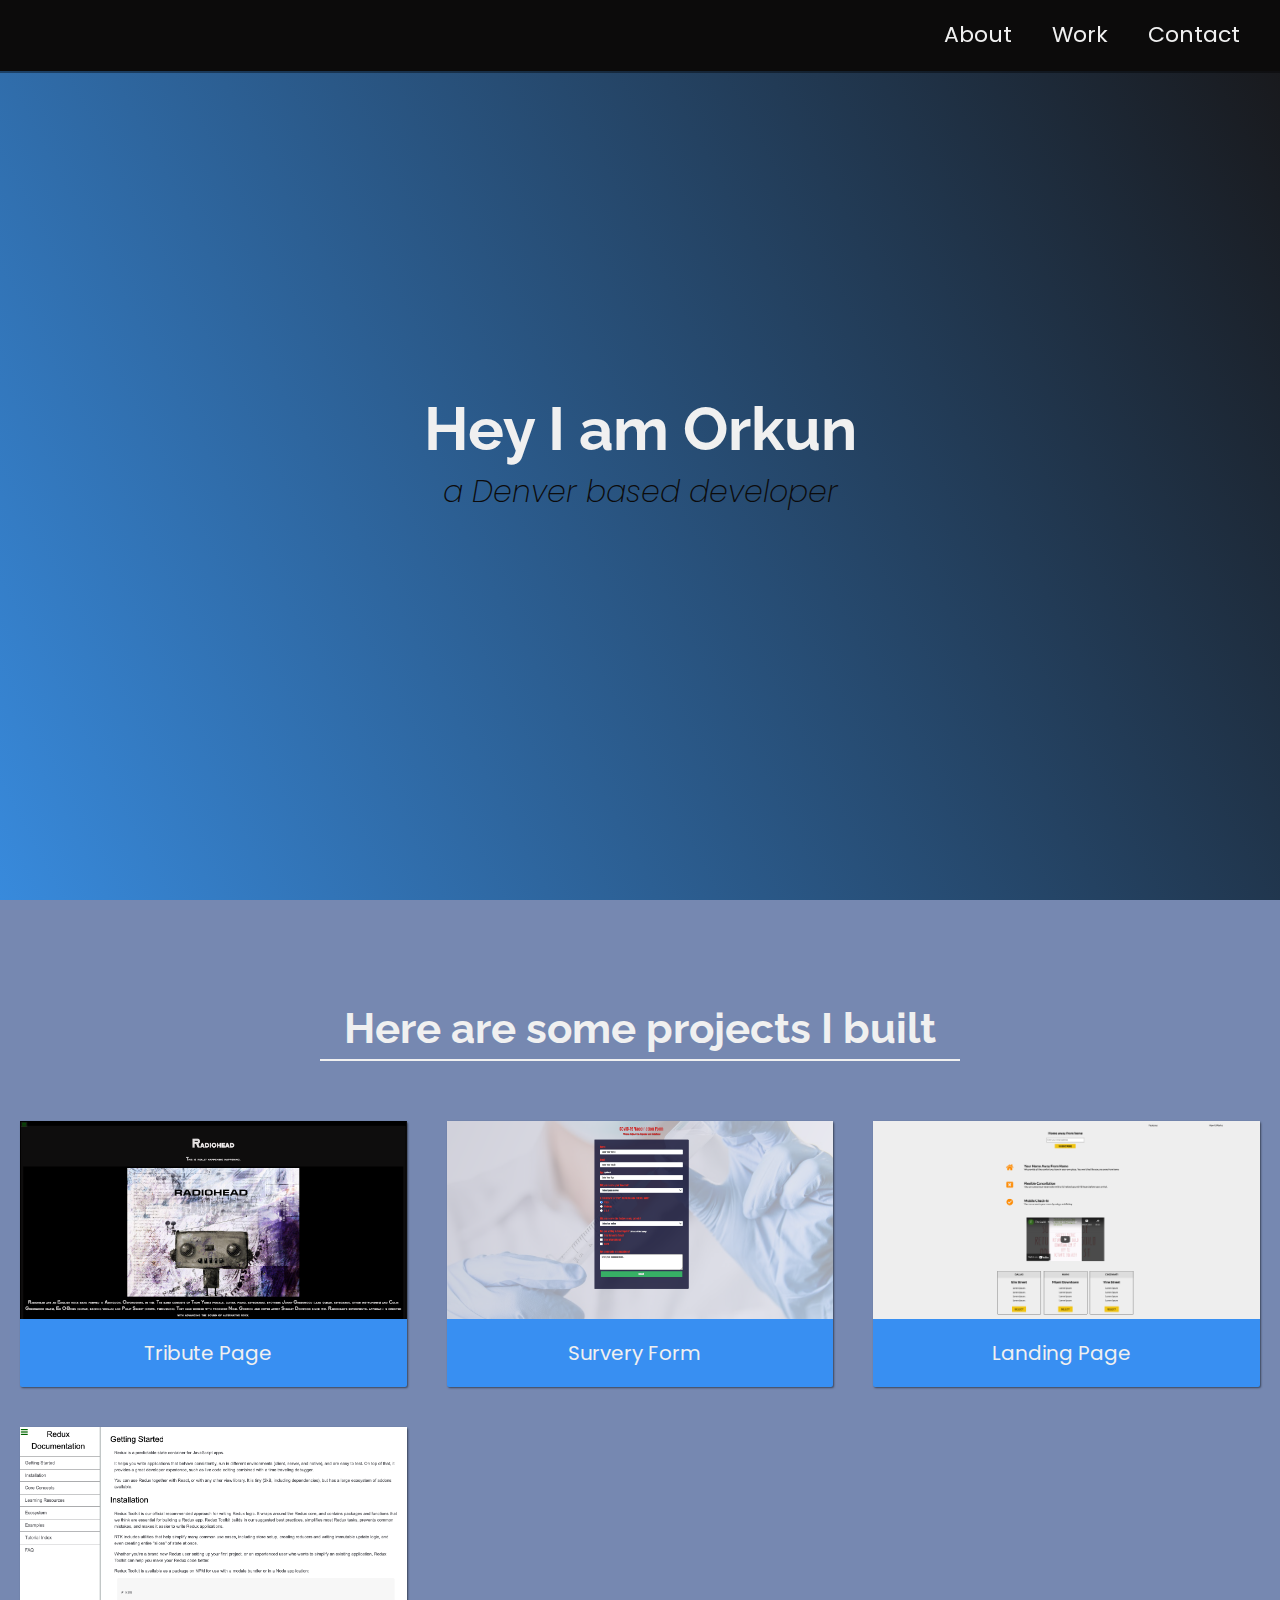
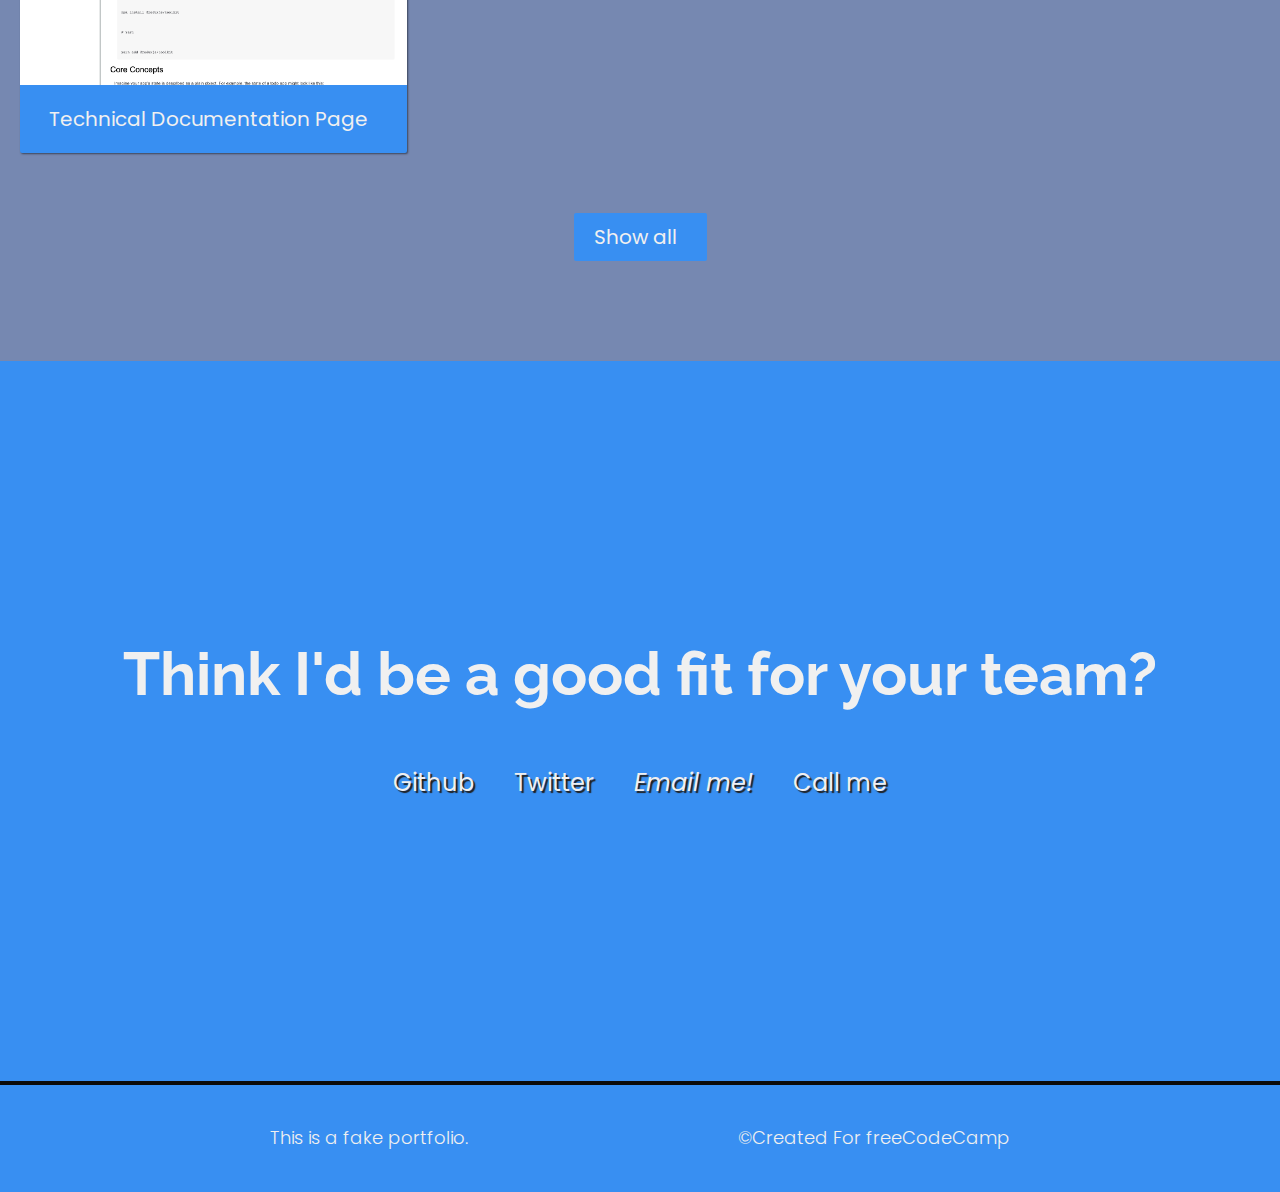
<file: personal-portfolio-webpage/index.html>
<!DOCTYPE html>
<html lang="en">
  <head>
    <meta charset="UTF-8" />
    <meta http-equiv="X-UA-Compatible" content="IE=edge" />
    <meta name="viewport" content="width=device-width, initial-scale=1.0" />
    <title>Portfolio Page</title>
    <link rel="stylesheet" href="./public/styles.css" />
    <link
      rel="stylesheet"
      href="https://use.fontawesome.com/releases/v5.8.2/css/all.css"
      integrity="sha384-oS3vJWv+0UjzBfQzYUhtDYW+Pj2yciDJxpsK1OYPAYjqT085Qq/1cq5FLXAZQ7Ay"
      crossorigin="anonymous"
    />
    <link
      href="https://fonts.googleapis.com/css?family=Poppins:200i,300,400&display=swap"
      rel="stylesheet"
    />
    <link
      href="https://fonts.googleapis.com/css?family=Raleway:700&display=swap"
      rel="stylesheet"
    />
  </head>
  <body>
    <!-- START NAV-->
    <nav id="navbar" class="nav">
      <ul class="nav-list">
        <li>
          <a href="#welcome-section">About</a>
        </li>
        <li>
          <a href="#projects">Work</a>
        </li>
        <li>
          <a href="#contact">Contact</a>
        </li>
      </ul>
    </nav>
    <!--END NAV-->

    <!--Start Welcome Section-->
    <section class="welcome-section" id="welcome-section">
      <h1>Hey I am Orkun</h1>
      <p>a Denver based developer</p>
    </section>
    <!-- End Welcome Section-->

    <!-- Start Projects Section-->
    <section class="projects-section" id="projects">
      <h2 class="projects-section-header">Here are some projects I built</h2>

      <div class="projects-grid">
        <a
          href="https://blissful-lewin-0f03ae.netlify.app/"
          target="_blank"
          class="project project-tile"
        >
          <img
            src="../tribute-page/public/images/info.png"
            alt="project"
            class="project-image"
          />
          <p class="project-title">
            <span class="code">&lt;</span>
            Tribute Page
            <span class="code">&#47;&gt;</span>
          </p>
        </a>
        <a
          href="https://app.netlify.com/sites/vigilant-bardeen-7d267c/overview"
          target="_blank"
          class="project project-tile"
        >
          <img
            src="../survey-form/public/images/info.png"
            alt="project"
            class="project-image"
          />
          <p class="project-title">
            <span class="code">&lt;</span>
            Survery Form
            <span class="code">&#47;&gt;</span>
          </p>
        </a>
        <a
          href="https://app.netlify.com/sites/tender-meitner-a2d8db/overview"
          target="_blank"
          class="project project-tile"
        >
          <img
            src="../product-landing-page/public/images/product.png"
            alt="project"
            class="project-image"
          />
          <p class="project-title">
            <span class="code">&lt;</span>
            Landing Page
            <span class="code">&#47;&gt;</span>
          </p>
        </a>
        <a
          href="https://app.netlify.com/sites/kind-fermi-cdfe06/overview"
          target="_blank"
          class="project project-tile"
        >
          <img
            src="../technical-documentation-page/public/images/screen.png"
            alt="project"
            class="project-image"
          />
          <p class="project-title">
            <span class="code">&lt;</span>
            Technical Documentation Page
            <span class="code">&#47;&gt;</span>
          </p>
        </a>
      </div>
      <a
        href="https://app.netlify.com/teams/orkunsa/overview"
        class="btn btn-show-all"
        target="_blank"
        >Show all<i class="fas fa-chevron-right"></i
      ></a>
    </section>
    <!-- End Projects Section-->

    <!-- Start Contact Section-->

    <section class="contact-section" id="contact">
      <div class="contact-section-header">
        <h2>Think I'd be a good fit for your team?</h2>
      </div>
      <div class="contact-links">
        <a
          id="profile-link"
          href="https://github.com/OrkunSA"
          target="_blank"
          class="btn contact-details"
        >
          <i class="fab fa-github"></i>
          Github
        </a>
        <a
          href="https://twitter.com/OrkunS9"
          target="_blank"
          class="btn contact-details"
        >
          <i class="fab fa-twitter"></i>
          Twitter
        </a>
        <a href="mailto:orkun@me.com" class="btn contact-details">
          <i class="fas fa-at">Email me!</i>
        </a>
        <a href="tel:555-555-5555" class="btn contact-details"
          ><i class="fas fa-mobile-alt"></i> Call me</a
        >
      </div>
    </section>
    <!-- End Contact Session-->

    <!-- Start Footer Section-->

    <footer>
      <p>This is a fake portfolio.</p>
      <p>
        &copy;Created For
        <a href="https://www.freecodecamp.com/" target="_blank"
          >freeCodeCamp <i class="fab fa-free-code-camp"></i
        ></a>
      </p>
    </footer>
    <script src="https://cdn.freecodecamp.org/testable-projects-fcc/v1/bundle.js"></script>
  </body>
</html>
</file>
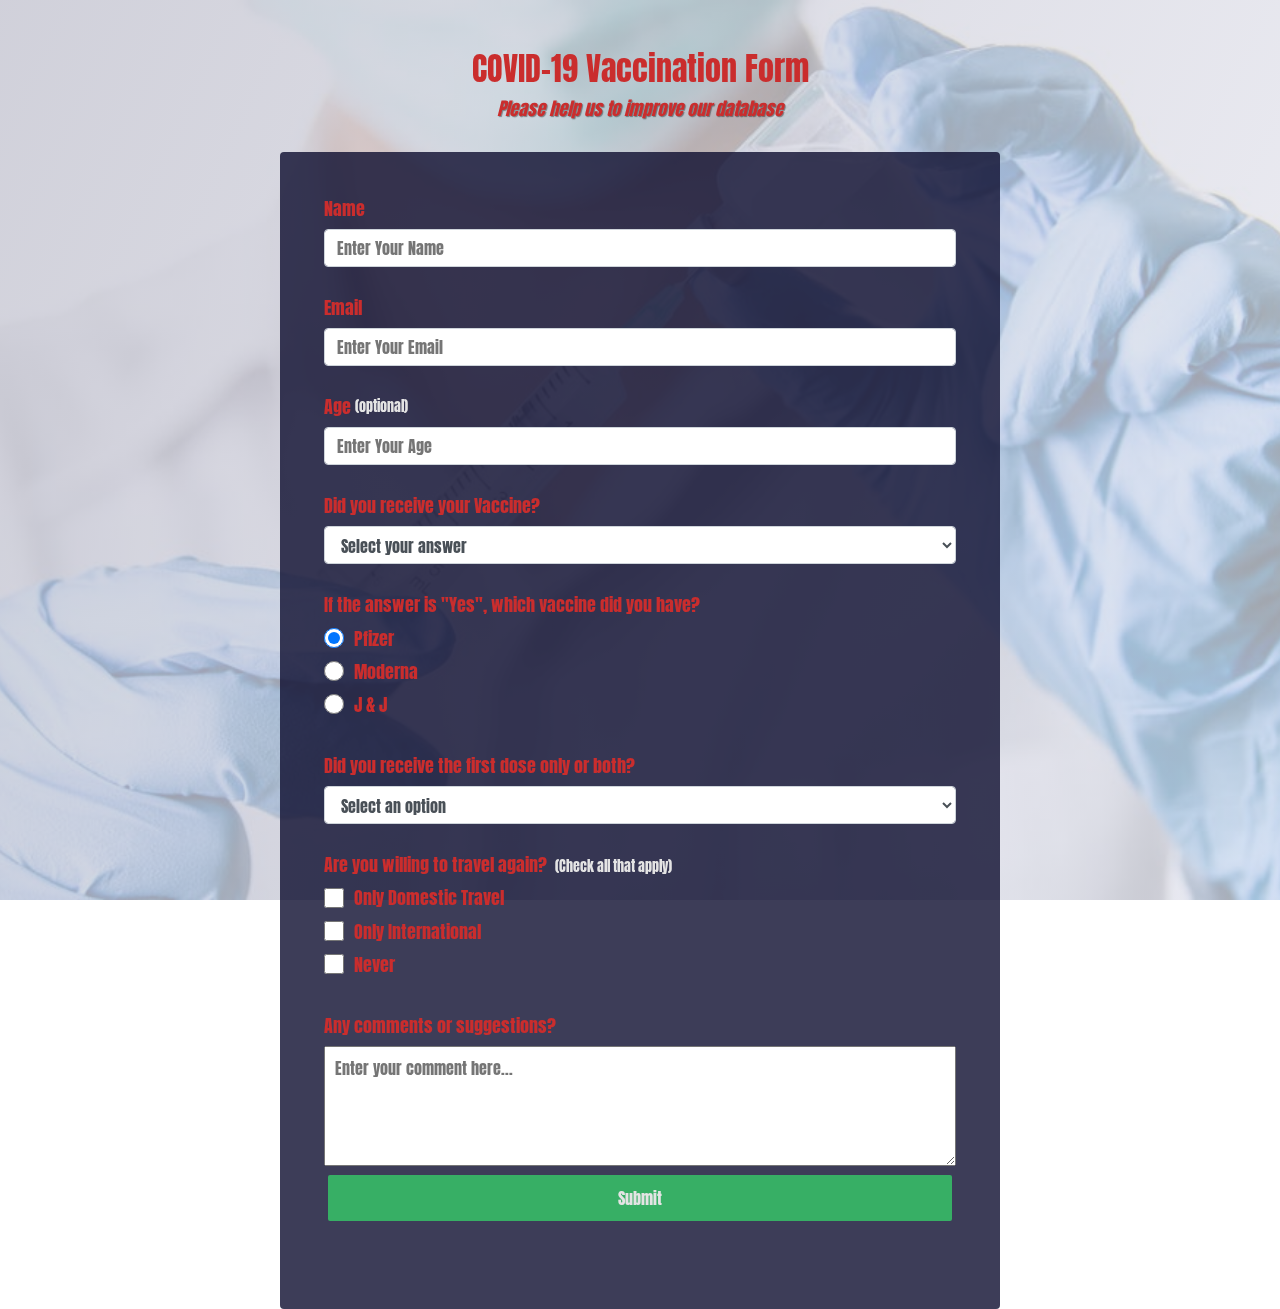
<file: survey-form/index.html>
<!DOCTYPE html>
<html lang="en">
  <head>
    <meta charset="UTF-8" />
    <meta http-equiv="X-UA-Compatible" content="IE=edge" />
    <meta name="viewport" content="width=device-width, initial-scale=1.0" />
    <title>Survey Form</title>
    <link rel="stylesheet" href="public/styles.css" />
  </head>
  <body>
    <div class="container">
      <header class="header">
        <h1 id="title" class="text-center">COVID-19 Vaccination Form</h1>
        <p id="description" class="description text-center">
          Please help us to improve our database
        </p>
      </header>
      <form id="survey-form">
        <div class="form-group">
          <label id="name-label" for="name">Name</label>
          <input
            type="text"
            name="name"
            id="name"
            class="form-control"
            placeholder="Enter Your Name"
            required
          />
        </div>

        <div class="form-group">
          <label id="email-label" for="email">Email</label>
          <input
            type="email"
            name="email"
            id="email"
            class="form-control"
            placeholder="Enter Your Email"
            required
          />
        </div>
        <div class="form-group">
          <label id="number-label" for="number"
            >Age<span class="clue">(optional)</span>
          </label>
          <input
            type="number"
            name="age"
            id="number"
            class="form-control"
            min="0"
            max="99"
            placeholder="Enter Your Age"
            required
          />
        </div>
        <div class="form-group">
          <p>Did you receive your Vaccine?</p>
          <select name="answer" id="dropdown" class="form-control" required>
            <option disabled selected value>Select your answer</option>
            <option value="yes">Yes</option>
            <option value="no">No</option>
          </select>
        </div>
        <div class="form-group">
          <p>If the answer is "Yes", which vaccine did you have?</p>
          <label>
            <input
              type="radio"
              name="vaccine-choice"
              value="pfizer"
              class="input-radio"
              checked
            />Pfizer
          </label>
          <label>
            <input
              type="radio"
              name="vaccine-choice"
              value="Moderna"
              class="input-radio"
            />Moderna
          </label>
          <label>
            <input
              type="radio"
              name="vaccine-choice"
              value="J & J"
              class="input-radio"
            />J & J
          </label>
        </div>
        <div class="form-group">
          <p>Did you receive the first dose only or both?</p>
          <select id="dose" name="dose" class="form-control" required>
            <option disabled selected value>Select an option</option>
            <option value="first">First Dose</option>
            <option value="both">Both</option>
          </select>
        </div>
        <div class="form-group">
          <p>
            Are you willing to travel again?
            <span class="clue">(Check all that apply)</span>
          </p>
          <label
            ><input
              name="prefer"
              value="domestic"
              type="checkbox"
              class="input-checkbox"
            />Only Domestic Travel</label
          >
          <label
            ><input
              name="prefer"
              value="international"
              type="checkbox"
              class="input-checkbox"
            />Only International</label
          >
          <label
            ><input
              name="prefer"
              value="never"
              type="checkbox"
              class="input-checkbox"
            />Never</label
          >
        </div>
        <div class="form-group">
          <p>Any comments or suggestions?</p>
          <textarea
            id="comments"
            class="input-textarea"
            name="comment"
            placeholder="Enter your comment here..."
          ></textarea>
          <div class="form-group">
            <button type="submit" class="submit-button" id="submit">
              Submit
            </button>
          </div>
        </div>
      </form>
    </div>
    <script src="https://cdn.freecodecamp.org/testable-projects-fcc/v1/bundle.js"></script>
  </body>
</html>
</file>
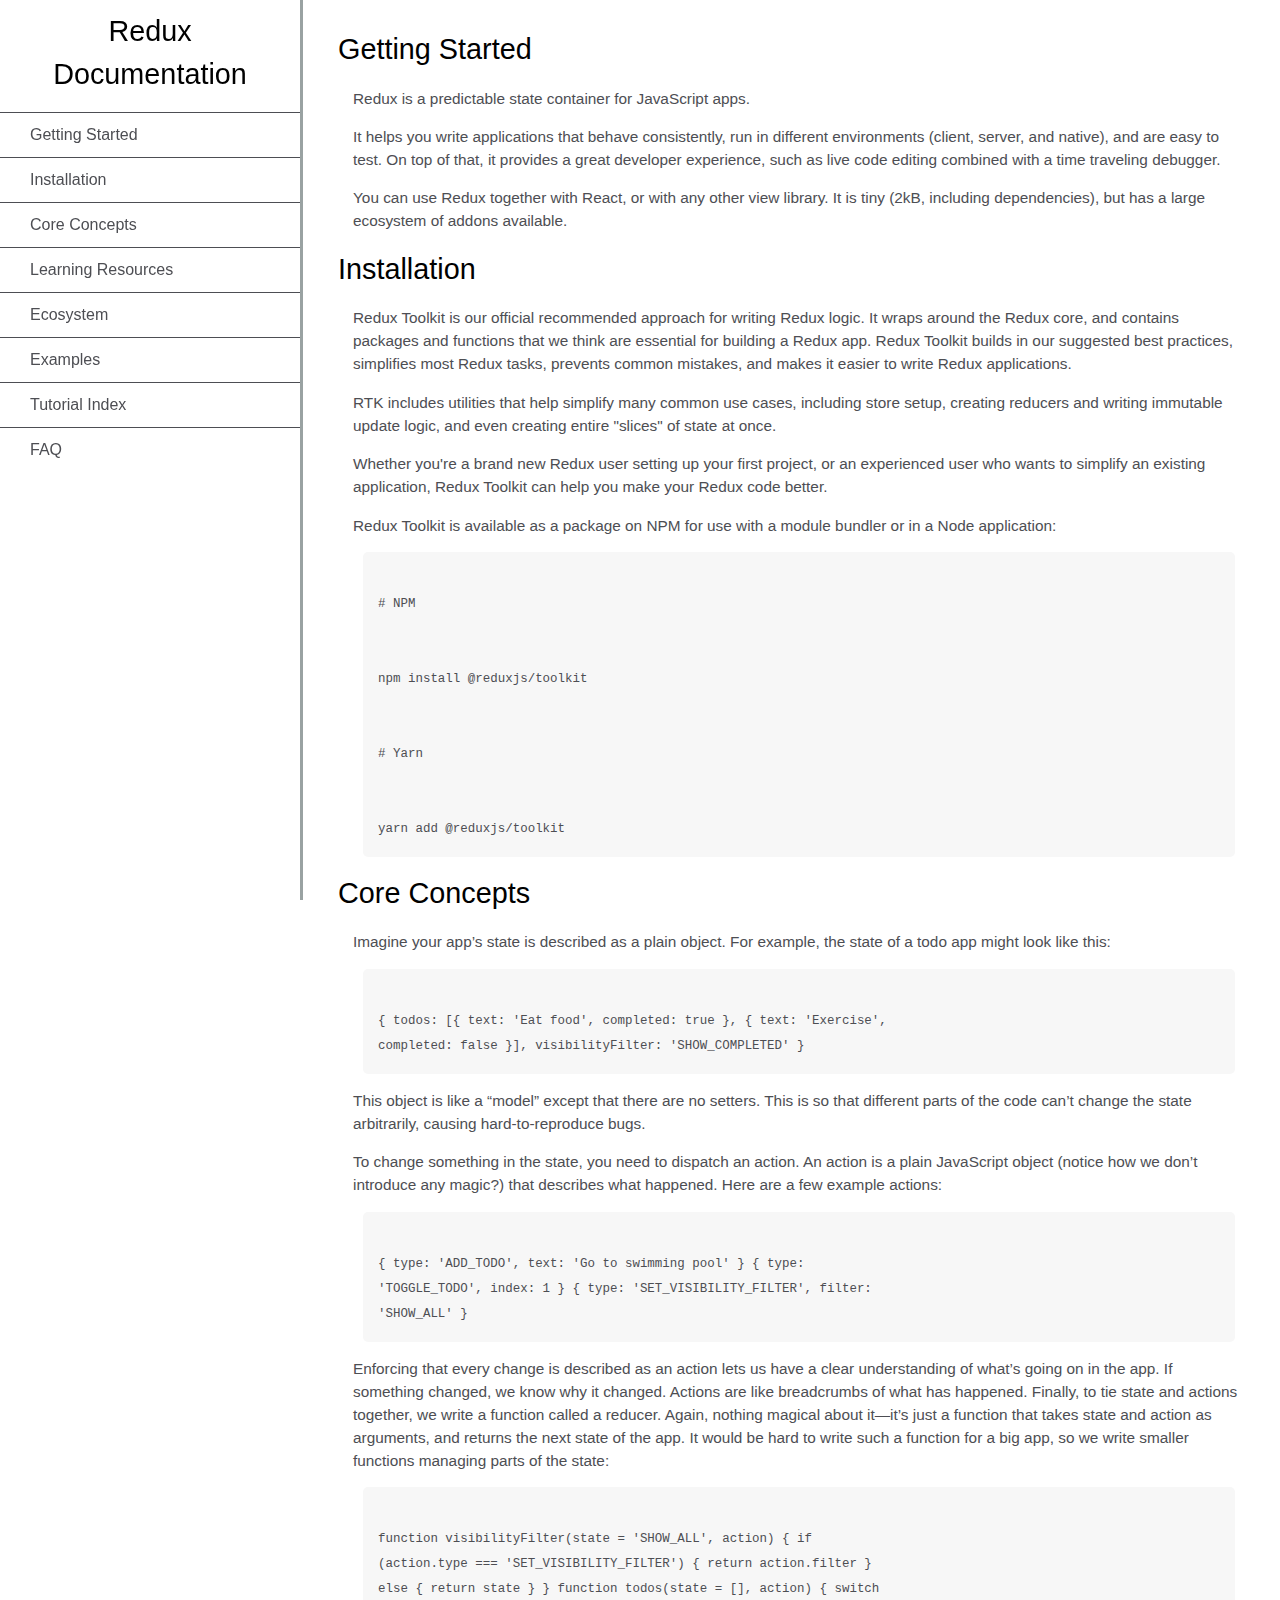
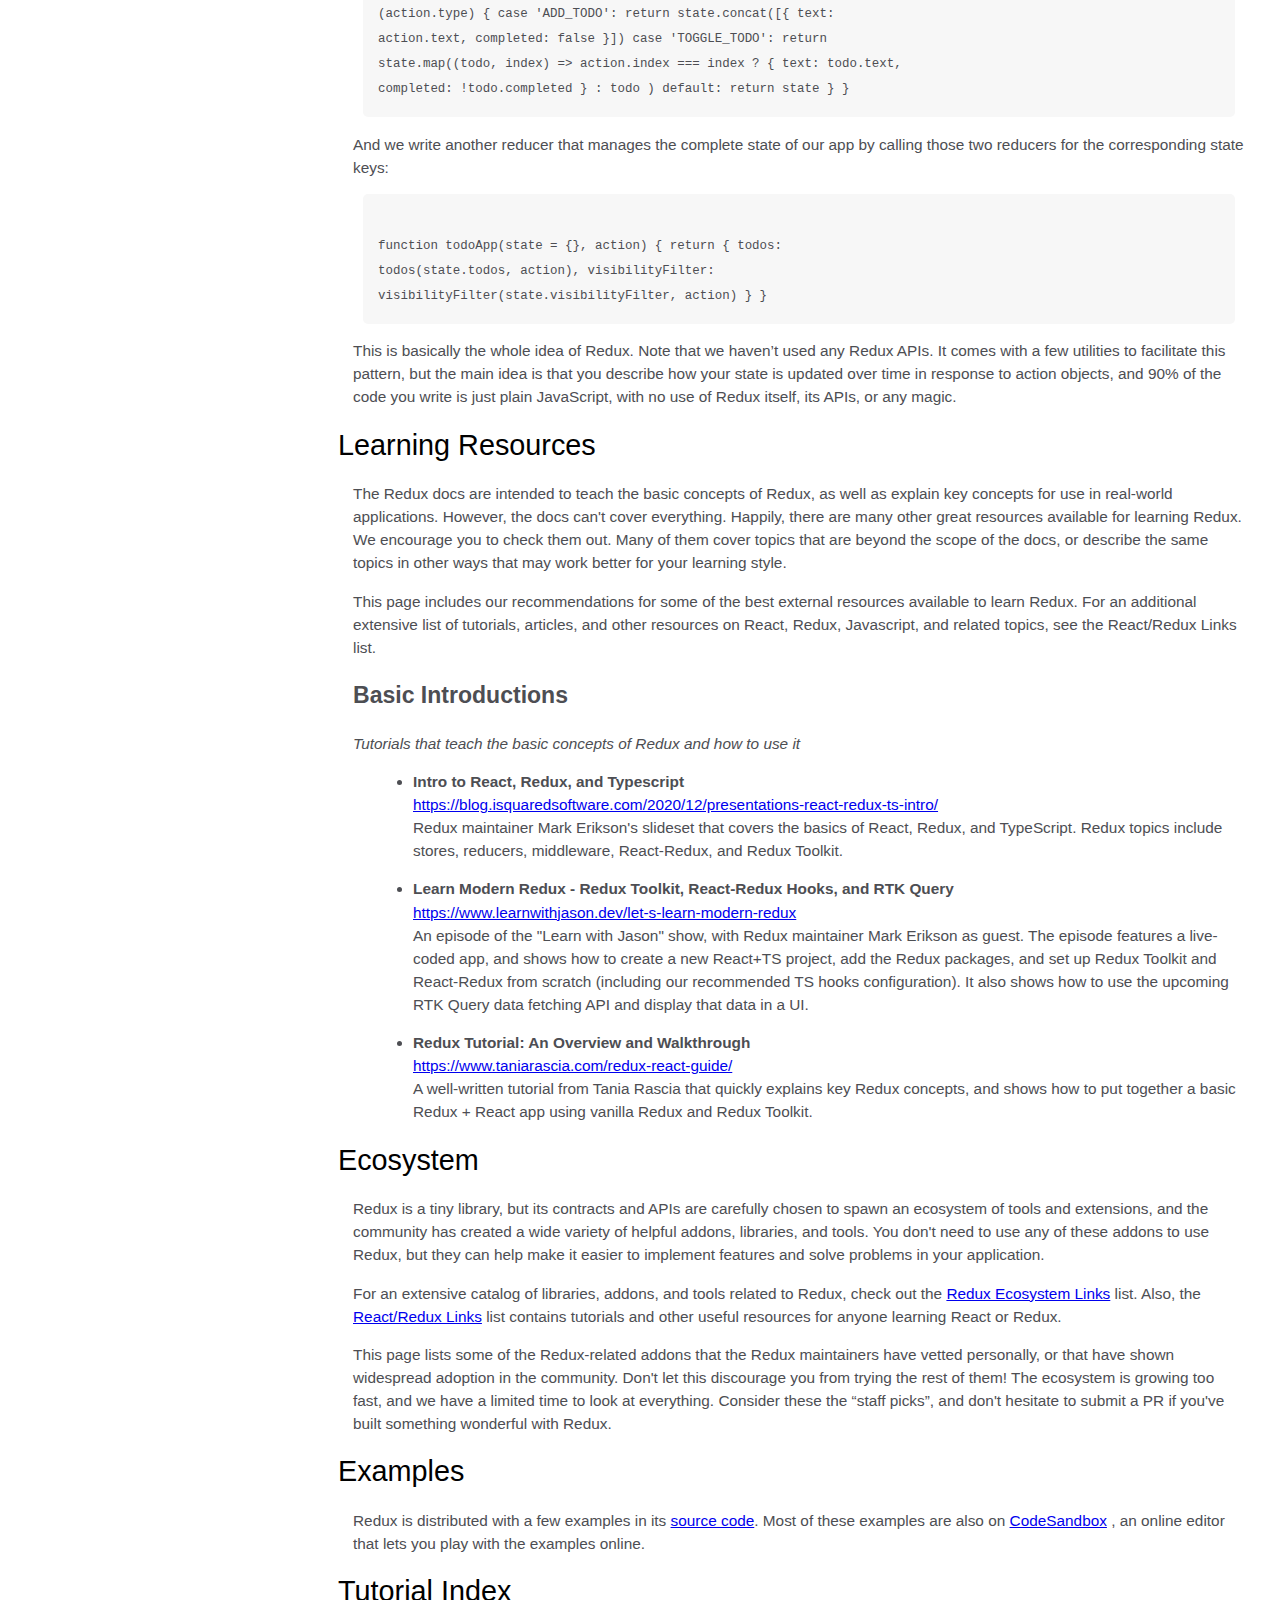
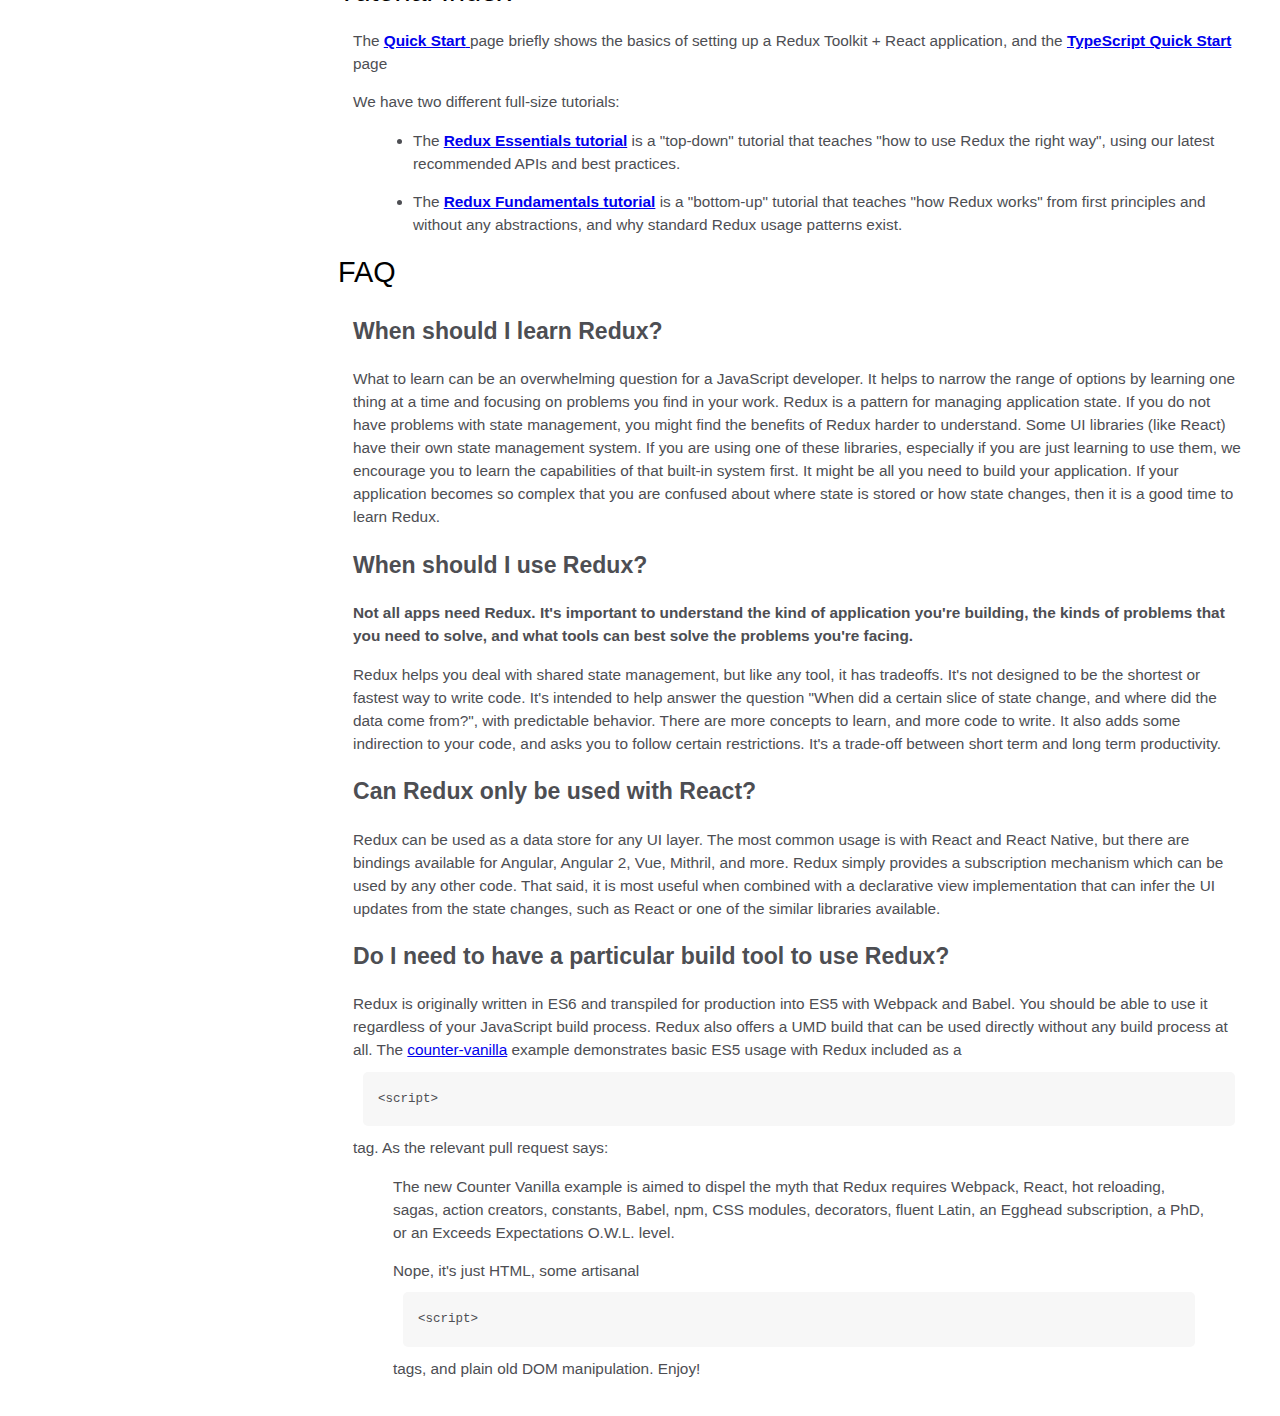
<file: technical-documentation-page/index.html>
<!DOCTYPE html>
<html lang="en">
  <head>
    <meta charset="UTF-8" />
    <meta http-equiv="X-UA-Compatible" content="IE=edge" />
    <meta name="viewport" content="width=device-width, initial-scale=1.0" />
    <title>Technical Documentation Page</title>
    <link rel="stylesheet" href="public/syles.css" />
  </head>
  <body>
    <nav id="navbar">
      <header>Redux Documentation</header>
      <ul>
        <li><a class="nav-link" href="#Getting_started">Getting Started</a></li>
        <li><a class="nav-link" href="#Installation">Installation</a></li>
        <li><a class="nav-link" href="#Core_concepts">Core Concepts</a></li>
        <li><a class="nav-link" href="#Learning_resources">Learning Resources</a></li>
        <li><a class="nav-link" href="#Ecosystem">Ecosystem</a></li>
        <li><a class="nav-link" href="#Examples">Examples</a></li>
        <li><a class="nav-link" href="#Tutorial_index">Tutorial Index</a></li>
        <li><a class="nav-link" href="#FAQ">FAQ</a></li>
      </ul>
    </nav>

    <main id="main-doc">
      <section class="main-section" id="Getting_started">
        <header>Getting Started</header>
        <article>
          <p>Redux is a predictable state container for JavaScript apps.</p>
          <p>
            It helps you write applications that behave consistently, run in
            different environments (client, server, and native), and are easy to
            test. On top of that, it provides a great developer experience, such
            as live code editing combined with a time traveling debugger.
          </p>
          <p>
            You can use Redux together with React, or with any other view
            library. It is tiny (2kB, including dependencies), but has a large
            ecosystem of addons available.
          </p>
        </article>
      </section>
      <section class="main-section" id="Installation">
        <header>Installation</header>
        <article>
          <p>
            Redux Toolkit is our official recommended approach for writing Redux
            logic. It wraps around the Redux core, and contains packages and
            functions that we think are essential for building a Redux app.
            Redux Toolkit builds in our suggested best practices, simplifies
            most Redux tasks, prevents common mistakes, and makes it easier to
            write Redux applications.
          </p>
          <p>
            RTK includes utilities that help simplify many common use cases,
            including store setup, creating reducers and writing immutable
            update logic, and even creating entire "slices" of state at once.
          </p>
          <p>
            Whether you're a brand new Redux user setting up your first project,
            or an experienced user who wants to simplify an existing
            application, Redux Toolkit can help you make your Redux code better.
          </p>
          <p>
            Redux Toolkit is available as a package on NPM for use with a module
            bundler or in a Node application:
          </p>
          <code>
            # NPM
            <br />
            npm install @reduxjs/toolkit
            <br />
            # Yarn
            <br />
            yarn add @reduxjs/toolkit
          </code>
        </article>
      </section>
      <section class="main-section" id="Core_concepts">
      <header>Core Concepts</header>
      <article>
        <p>
          Imagine your app’s state is described as a plain object. For example,
          the state of a todo app might look like this:
        </p>
        <code>
          { todos: [{ text: 'Eat food', completed: true }, { text: 'Exercise',
          completed: false }], visibilityFilter: 'SHOW_COMPLETED' }
        </code>
        <p>
          This object is like a “model” except that there are no setters. This
          is so that different parts of the code can’t change the state
          arbitrarily, causing hard-to-reproduce bugs.
        </p>
        <p>
          To change something in the state, you need to dispatch an action. An
          action is a plain JavaScript object (notice how we don’t introduce any
          magic?) that describes what happened. Here are a few example actions:
        </p>
        <code>
          { type: 'ADD_TODO', text: 'Go to swimming pool' } { type:
          'TOGGLE_TODO', index: 1 } { type: 'SET_VISIBILITY_FILTER', filter:
          'SHOW_ALL' }
        </code>
        <p>
          Enforcing that every change is described as an action lets us have a
          clear understanding of what’s going on in the app. If something
          changed, we know why it changed. Actions are like breadcrumbs of what
          has happened. Finally, to tie state and actions together, we write a
          function called a reducer. Again, nothing magical about it—it’s just a
          function that takes state and action as arguments, and returns the
          next state of the app. It would be hard to write such a function for a
          big app, so we write smaller functions managing parts of the state:
        </p>
        <code>
          function visibilityFilter(state = 'SHOW_ALL', action) { if
          (action.type === 'SET_VISIBILITY_FILTER') { return action.filter }
          else { return state } } function todos(state = [], action) { switch
          (action.type) { case 'ADD_TODO': return state.concat([{ text:
          action.text, completed: false }]) case 'TOGGLE_TODO': return
          state.map((todo, index) => action.index === index ? { text: todo.text,
          completed: !todo.completed } : todo ) default: return state } }
        </code>
        <p>
          And we write another reducer that manages the complete state of our
          app by calling those two reducers for the corresponding state keys:
        </p>
        <code>
          function todoApp(state = {}, action) { return { todos:
          todos(state.todos, action), visibilityFilter:
          visibilityFilter(state.visibilityFilter, action) } }
        </code>
        <p>
          This is basically the whole idea of Redux. Note that we haven’t used
          any Redux APIs. It comes with a few utilities to facilitate this
          pattern, but the main idea is that you describe how your state is
          updated over time in response to action objects, and 90% of the code
          you write is just plain JavaScript, with no use of Redux itself, its
          APIs, or any magic.
        </p>
    </section>
      </article>
      <section class="main-section" id="Learning_resources">
      <header>Learning Resources</header>
      <article>
        <p>
          The Redux docs are intended to teach the basic concepts of Redux, as
          well as explain key concepts for use in real-world applications.
          However, the docs can't cover everything. Happily, there are many
          other great resources available for learning Redux. We encourage you
          to check them out. Many of them cover topics that are beyond the scope
          of the docs, or describe the same topics in other ways that may work
          better for your learning style.
        </p>
        <p>
          This page includes our recommendations for some of the best external
          resources available to learn Redux. For an additional extensive list
          of tutorials, articles, and other resources on React, Redux,
          Javascript, and related topics, see the React/Redux Links list.
        </p>
        <h2>Basic Introductions</h2>
        <i
          >Tutorials that teach the basic concepts of Redux and how to use it</i
        >
        <ul>
          <li>
            <p>
              <strong>Intro to React, Redux, and Typescript</strong>
              <br />
              <a
                href="https://blog.isquaredsoftware.com/2020/12/presentations-react-redux-ts-intro/"
                target="_blank"
              >
                https://blog.isquaredsoftware.com/2020/12/presentations-react-redux-ts-intro/</a
              >
              <br />
              Redux maintainer Mark Erikson's slideset that covers the basics of
              React, Redux, and TypeScript. Redux topics include stores,
              reducers, middleware, React-Redux, and Redux Toolkit.
            </p>
          </li>
          <li>
            <p>
              <strong
                >Learn Modern Redux - Redux Toolkit, React-Redux Hooks, and RTK
                Query
              </strong>
              <br />
              <a
                href="https://www.learnwithjason.dev/let-s-learn-modern-redux
"
                target="_blank"
              >
                https://www.learnwithjason.dev/let-s-learn-modern-redux
              </a>
              <br />
              An episode of the "Learn with Jason" show, with Redux maintainer
              Mark Erikson as guest. The episode features a live-coded app, and
              shows how to create a new React+TS project, add the Redux
              packages, and set up Redux Toolkit and React-Redux from scratch
              (including our recommended TS hooks configuration). It also shows
              how to use the upcoming RTK Query data fetching API and display
              that data in a UI.
            </p>
          </li>
          <li>
            <p>
              <strong>Redux Tutorial: An Overview and Walkthrough </strong>
              <br />
              <a
                href="https://www.taniarascia.com/redux-react-guide/
"
                target="_blank"
              >
                https://www.taniarascia.com/redux-react-guide/
              </a>
              <br />
              A well-written tutorial from Tania Rascia that quickly explains
              key Redux concepts, and shows how to put together a basic Redux +
              React app using vanilla Redux and Redux Toolkit.
            </p>
          </li>
        </ul>
      </article>
    </section>
      <section class="main-section" id="Ecosystem">
      <header>Ecosystem</header>
      <article>
        <p>
          Redux is a tiny library, but its contracts and APIs are carefully
          chosen to spawn an ecosystem of tools and extensions, and the
          community has created a wide variety of helpful addons, libraries, and
          tools. You don't need to use any of these addons to use Redux, but
          they can help make it easier to implement features and solve problems
          in your application.
        </p>
        <p>
          For an extensive catalog of libraries, addons, and tools related to
          Redux, check out the
          <a
            href="https://github.com/markerikson/redux-ecosystem-links"
            target="_blank"
            rel="noopener noreferrer"
            >Redux Ecosystem Links</a
          >
          list. Also, the
          <a
            href="https://github.com/markerikson/react-redux-links"
            target="_blank"
            rel="noopener noreferrer"
            >React/Redux Links</a
          >
          list contains tutorials and other useful resources for anyone learning
          React or Redux.
        </p>
        <p>
          This page lists some of the Redux-related addons that the Redux
          maintainers have vetted personally, or that have shown widespread
          adoption in the community. Don't let this discourage you from trying
          the rest of them! The ecosystem is growing too fast, and we have a
          limited time to look at everything. Consider these the “staff picks”,
          and don't hesitate to submit a PR if you've built something wonderful
          with Redux.
        </p>
      </article>
    </section>
      <section class="main-section" id="Examples">
      <header>Examples</header>
      <article>
        <p>
          Redux is distributed with a few examples in its
          <a
            href="https://github.com/reduxjs/redux/tree/master/examples"
            target="_blank"
            rel="noopener noreferrer"
            >source code</a
          >. Most of these examples are also on
          <a
            href="https://codesandbox.io"
            target="_blank"
            rel="noopener noreferrer"
            >CodeSandbox</a
          >
          , an online editor that lets you play with the examples online.
        </p>
      </article>
    </section>
      <section class="main-section" id="Tutorial_index">
      <header>Tutorial Index</header>
      <article>
        <p>
          The
          <a href="/tutorials/quick-start"><strong>Quick Start</strong> </a>
          page briefly shows the basics of setting up a Redux Toolkit + React
          application, and the
          <a href="/tutorials/typescript-quick-start"
            ><strong>TypeScript Quick Start</strong>
          </a>
          page
        </p>
        <p>We have two different full-size tutorials:</p>
        <ul>
          <li>
            The
            <a href="/tutorials/essentials/part-1-overview-concepts"
              ><strong>Redux Essentials tutorial</strong></a
            >
            is a "top-down" tutorial that teaches "how to use Redux the right
            way", using our latest recommended APIs and best practices.
          </li>
          <li>
            The
            <a href="/tutorials/fundamentals/part-1-overview"
              ><strong>Redux Fundamentals tutorial</strong></a
            >
            is a "bottom-up" tutorial that teaches "how Redux works" from first
            principles and without any abstractions, and why standard Redux
            usage patterns exist.
          </li>
        </ul>
      </article>
    </section>
      <section class="main-section" id="FAQ">
      <header>FAQ</header>
      <article>
        <h2>When should I learn Redux?</h2>
        <p>
          What to learn can be an overwhelming question for a JavaScript
          developer. It helps to narrow the range of options by learning one
          thing at a time and focusing on problems you find in your work. Redux
          is a pattern for managing application state. If you do not have
          problems with state management, you might find the benefits of Redux
          harder to understand. Some UI libraries (like React) have their own
          state management system. If you are using one of these libraries,
          especially if you are just learning to use them, we encourage you to
          learn the capabilities of that built-in system first. It might be all
          you need to build your application. If your application becomes so
          complex that you are confused about where state is stored or how state
          changes, then it is a good time to learn Redux.
        </p>
        <h2>When should I use Redux?</h2>
        <p>
          <strong
            >Not all apps need Redux. It's important to understand the kind of
            application you're building, the kinds of problems that you need to
            solve, and what tools can best solve the problems you're facing.
          </strong>
        </p>
        <p>
          Redux helps you deal with shared state management, but like any tool,
          it has tradeoffs. It's not designed to be the shortest or fastest way
          to write code. It's intended to help answer the question "When did a
          certain slice of state change, and where did the data come from?",
          with predictable behavior. There are more concepts to learn, and more
          code to write. It also adds some indirection to your code, and asks
          you to follow certain restrictions. It's a trade-off between short
          term and long term productivity.
        </p>
        <h2>Can Redux only be used with React?</h2>
        <p>
          Redux can be used as a data store for any UI layer. The most common
          usage is with React and React Native, but there are bindings available
          for Angular, Angular 2, Vue, Mithril, and more. Redux simply provides
          a subscription mechanism which can be used by any other code. That
          said, it is most useful when combined with a declarative view
          implementation that can infer the UI updates from the state changes,
          such as React or one of the similar libraries available.
        </p>
        <h2>Do I need to have a particular build tool to use Redux?</h2>
        <p>
          Redux is originally written in ES6 and transpiled for production into
          ES5 with Webpack and Babel. You should be able to use it regardless of
          your JavaScript build process. Redux also offers a UMD build that can
          be used directly without any build process at all. The
          <a
            href="https://github.com/reduxjs/redux/tree/master/examples/counter-vanilla"
            target="_blank"
            rel="noopener noreferrer"
            >counter-vanilla</a
          >
          example demonstrates basic ES5 usage with Redux included as a
          <code>&lt;script&gt;</code>
          tag. As the relevant pull request says:
        </p>
        <blockquote>
          <p>
            The new Counter Vanilla example is aimed to dispel the myth that
            Redux requires Webpack, React, hot reloading, sagas, action
            creators, constants, Babel, npm, CSS modules, decorators, fluent
            Latin, an Egghead subscription, a PhD, or an Exceeds Expectations
            O.W.L. level.
          </p>
          <p>
            Nope, it's just HTML, some artisanal
            <code>&lt;script&gt;</code> tags, and plain old DOM manipulation.
            Enjoy!
          </p>
        </blockquote>
      </article>
    </section>
    </main>
    <script src="https://cdn.freecodecamp.org/testable-projects-fcc/v1/bundle.js"></script>
  </body>
</html>
</file>
<file: survey-form/public/styles.css>
@import url("https://fonts.googleapis.com/css2?family=Anton&display=swap");

:root {
  --color-white: #ca2d2d;
  --color-darkblue: #1b1b32;
  --color-darkblue-alpha: rgba(12, 12, 46, 0.8);
  --color-green: #37af65;
}

*,
*::before,
*::after {
  box-sizing: border-box;
}

body {
  font-family: "Anton", sans-serif;
  font-size: 1rem;
  font-weight: 400;
  line-height: 1.4;
  color: var(--color-white);
  margin: 0;
}

/* mobile friendly alternative to using background-attachment: fixed */
body::before {
  content: "";
  position: fixed;
  top: 0;
  left: 0;
  height: 100%;
  width: 100%;
  z-index: -1;
  background: var(--color-darkblue);
  background-image: linear-gradient(
      115deg,
      rgba(197, 197, 209, 0.8),
      rgba(231, 231, 240, 0.7)
    ),
    url(/survey-form/public/images/vaccine.jpeg);
  background-size: cover;
  background-repeat: no-repeat;
  background-position: center;
  background-attachment: fixed;
}

h1 {
  font-weight: 400;
  line-height: 1.2;
}

p {
  font-size: 1.125rem;
}

h1,
p {
  margin-top: 0;
  margin-bottom: 0.5rem;
}

label {
  display: flex;
  align-items: center;
  font-size: 1.125rem;
  margin-bottom: 0.5rem;
}

input,
button,
select,
textarea {
  margin: 0;
  font-family: inherit;
  font-size: inherit;
  line-height: inherit;
}

button {
  border: none;
}

.container {
  width: 100%;
  margin: 3.125rem auto 0 auto;
}

@media (min-width: 576px) {
  .container {
    max-width: 540px;
  }
}

@media (min-width: 768px) {
  .container {
    max-width: 720px;
  }
}

.header {
  padding: 0 0.625rem;
  margin-bottom: 1.875rem;
}

.description {
  font-style: italic;
  font-weight: 200;
  text-shadow: 1px 1px 1px rgba(0, 0, 0, 0.4);
}

.clue {
  margin-left: 0.25rem;
  font-size: 0.9rem;
  color: #e4e4e4;
}

.text-center {
  text-align: center;
}

/* form */

form {
  background: var(--color-darkblue-alpha);
  padding: 2.5rem 0.625rem;
  border-radius: 0.25rem;
}

@media (min-width: 480px) {
  form {
    padding: 2.5rem;
  }
}

.form-group {
  margin: 0 auto 1.25rem auto;
  padding: 0.25rem;
}

.form-control {
  display: block;
  width: 100%;
  height: 2.375rem;
  padding: 0.375rem 0.75rem;
  color: #495057;
  background-color: #fff;
  background-clip: padding-box;
  border: 1px solid #ced4da;
  border-radius: 0.25rem;
  transition: border-color 0.15s ease-in-out, box-shadow 0.15s ease-in-out;
}

.form-control:focus {
  border-color: #80bdff;
  outline: 0;
  box-shadow: 0 0 0 0.2rem rgba(0, 123, 255, 0.25);
}

.input-radio,
.input-checkbox {
  display: inline-block;
  margin-right: 0.625rem;
  min-height: 1.25rem;
  min-width: 1.25rem;
}

.input-textarea {
  min-height: 120px;
  width: 100%;
  padding: 0.625rem;
  resize: vertical;
}

.submit-button {
  display: block;
  width: 100%;
  padding: 0.75rem;
  background: var(--color-green);
  color: #e4e4e4;
  border-radius: 2px;
  cursor: pointer;
}
</file>
<file: technical-documentation-page/public/syles.css>
html,
body {
  min-width: 290px;
  color: #4d4e53;
  background-color: #ffffff;
  font-family: "Open Sans", Arial, Helvetica, sans-serif;
  line-height: 1.5;
}

#navbar {
  position: fixed;
  min-width: 290px;
  top: 0px;
  left: 0px;
  width: 300px;
  height: 100%;
  border-right: solid;
  border-color: rgba(0, 22, 22, 0.4);
}

header {
  color: black;
  margin: 10px;
  text-align: center;
  font-size: 1.8em;
  font-weight: thin;
}

#main-doc header {
  text-align: left;
  margin: 0px;
}

#navbar ul {
  height: 88%;
  padding: 0;
  overflow-y: auto;
  overflow-x: hidden;
}

#navbar li {
  color: #4d4e53;
  border-top: 1px solid;
  list-style: none;
  position: relative;
  width: 100%;
}
#navbar a {
  display: block;
  padding: 10px 30px;
  color: #4d4e53;
  text-decoration: none;
  cursor: pointer;
}

#main-doc {
  position: absolute;
  margin-left: 310px;
  padding: 20px;
  margin-bottom: 110px;
}
section article {
  color: #4d4e53;
  margin: 15px;
  font-size: 0.96em;
}

section li {
  margin: 15px 0px 0px 20px;
}

code {
  display: block;
  text-align: left;
  white-space: pre-line;
  position: relative;
  word-break: normal;
  word-wrap: normal;
  line-height: 2;
  background-color: #f7f7f7;
  padding: 15px;
  margin: 10px;
  border-radius: 5px;
}

@media only screen and (max-width: 815px) {
  #navbar ul {
    border: 1px solid;
    height: 207px;
  }

  #navbar {
    background-color: white;
    position: absolute;
    top: 0;
    padding: 0;
    margin: 0;
    width: 100%;
    max-height: 275px;
    border: none;
    z-index: 1;
    border-bottom: 2px solid;
  }

  #main-doc {
    position: relative;
    margin-left: 0px;
    margin-top: 270px;
  }
}

@media only screen and (max-width: 400px) {
  #main-doc {
    margin-left: -10px;
  }
  code {
    margin-left: -20px;
    width: 100%;
    padding: 15px;
    padding-left: 10px;
    padding-right: 45px;
    min-width: 233px;
  }
}
</file>
<file: personal-portfolio-webpage/public/styles.css>
/* Custom properties/variables  */
:root {
  --main-white: #f0f0f0;
  --main-red: #0c0b0b;
  --main-blue: #7688b1;
  --main-gray: #388ff2;
}

/* Base reset */
* {
  margin: 0;
  padding: 0;
}

/* box-sizing and font sizing */
*,
*::before,
*::after {
  box-sizing: inherit;
}

html {
  box-sizing: border-box;

  /* Set font size for easy rem calculations
     * default document font size = 16px, 1rem = 16px, 100% = 16px
     * (100% / 16px) * 10 = 62.5%, 1rem = 10px, 62.5% = 10px
    */
  font-size: 62.5%;
  scroll-behavior: smooth;
}

/* A few media query to set some font sizes at different screen sizes.
   * This helps automate a bit of responsiveness.
   * The trick is to use the rem unit for size values, margin and padding.
   * Because rem is relative to the document font size
   * when we scale up or down the font size on the document
   * it will affect all properties using rem units for the values.
  */

/* I am using the em unit for breakpoints
   * The calculation is the following
   * screen size divided by browser base font size
   * As an example: a breakpoint at 980px
   * 980px / 16px = 61.25em
  */

/* 1200px / 16px = 75em */
@media (max-width: 75em) {
  html {
    font-size: 60%;
  }
}

/* 980px / 16px = 61.25em */
@media (max-width: 61.25em) {
  html {
    font-size: 58%;
  }
}

/* 460px / 16px = 28.75em */
@media (max-width: 28.75em) {
  html {
    font-size: 55%;
  }
}

/* Base styles */

body {
  font-family: "Poppins", sans-serif;
  font-size: 1.8rem; /* 18px */
  font-weight: 400;
  line-height: 1.4;
  color: var(--main-white);
}

h1,
h2 {
  font-family: "Raleway", sans-serif;
  font-weight: 700;
  text-align: center;
}

h1 {
  font-size: 6rem;
}

h2 {
  font-size: 4.2rem;
}

ul {
  list-style: none;
}

a {
  text-decoration: none;
  color: var(--main-white);
}

img {
  display: block;
  width: 100%;
}

/* nav */

.nav {
  display: flex;
  justify-content: flex-end;
  position: fixed;
  top: 0;
  left: 0;
  width: 100%;
  background: var(--main-red);
  box-shadow: 0 2px 0 rgba(0, 0, 0, 0.4);
  z-index: 10;
}

.nav-list {
  display: flex;
  margin-right: 2rem;
}

@media (max-width: 28.75em) {
  .nav {
    justify-content: center;
  }

  .nav-list {
    margin: 0 1rem;
  }
}

.nav-list a {
  display: block;
  font-size: 2.2rem;
  padding: 2rem;
}

.nav-list a:hover {
  background: var(--main-blue);
}

/* Welcome section */

.welcome-section {
  display: flex;
  flex-direction: column;
  justify-content: center;
  align-items: center;
  width: 100%;
  height: 100vh;
  background-color: #000;
  background-image: linear-gradient(62deg, #388adc 0%, #181719 100%);
}

.welcome-section > p {
  font-size: 3rem;
  font-weight: 200;
  font-style: italic;
  color: var(--main-red);
}

/* Projects section */

.projects-section {
  text-align: center;
  padding: 10rem 2rem;
  background: var(--main-blue);
}

.projects-section-header {
  max-width: 640px;
  margin: 0 auto 6rem auto;
  border-bottom: 0.2rem solid var(--main-white);
}

@media (max-width: 28.75em) {
  .projects-section-header {
    font-size: 4rem;
  }
}

/* "Automagic" image grid using no media queries */
.projects-grid {
  display: grid;
  grid-template-columns: repeat(auto-fit, minmax(320px, 1fr));
  grid-gap: 4rem;
  width: 100%;
  max-width: 1280px;
  margin: 0 auto;
  margin-bottom: 6rem;
}

@media (max-width: 30.625em) {
  .projects-section {
    padding: 6rem 1rem;
  }

  .projects-grid {
    grid-template-columns: 1fr;
  }
}

.project {
  background: var(--main-gray);
  box-shadow: 1px 1px 2px rgba(0, 0, 0, 0.5);
  border-radius: 2px;
}

.code {
  color: var(--main-gray);
  transition: color 0.3s ease-out;
}

.project:hover .code {
  color: #ff7f50;
}

.project-image {
  height: calc(100% - 6.8rem);
  width: 100%;
  object-fit: cover;
}

.project-title {
  font-size: 2rem;
  padding: 2rem 0.5rem;
}

.btn {
  display: inline-block;
  padding: 1rem 2rem;
  border-radius: 2px;
}

.btn-show-all {
  font-size: 2rem;
  background: var(--main-gray);
  transition: background 0.3s ease-out;
}

.btn-show-all:hover {
  background: var(--main-red);
}

.btn-show-all:hover > i {
  transform: translateX(2px);
}

.btn-show-all > i {
  margin-left: 10px;
  transform: translateX(0);
  transition: transform 0.3s ease-out;
}

/* Contact section */

.contact-section {
  display: flex;
  flex-direction: column;
  justify-content: center;
  align-items: center;
  text-align: center;
  width: 100%;
  height: 80vh;
  padding: 0 2rem;
  background: var(--main-gray);
}

.contact-section-header > h2 {
  font-size: 6rem;
}

@media (max-width: 28.75em) {
  .contact-section-header > h2 {
    font-size: 4rem;
  }
}

.contact-section-header > p {
  font-style: italic;
}

.contact-links {
  display: flex;
  justify-content: center;
  width: 100%;
  max-width: 980px;
  margin-top: 4rem;
  flex-wrap: wrap;
}

.contact-details {
  font-size: 2.4rem;
  text-shadow: 2px 2px 1px #1f1f1f;
  transition: transform 0.3s ease-out;
}

.contact-details:hover {
  transform: translateY(8px);
}

/* Footer */

footer {
  font-weight: 300;
  display: flex;
  justify-content: space-evenly;
  padding: 2rem;
  background: var(--main-gray);
  border-top: 4px solid var(--main-red);
}

footer > p {
  margin: 2rem;
}

footer i {
  vertical-align: middle;
}

@media (max-width: 28.75em) {
  footer {
    flex-direction: column;
    text-align: center;
  }
}
</file>
